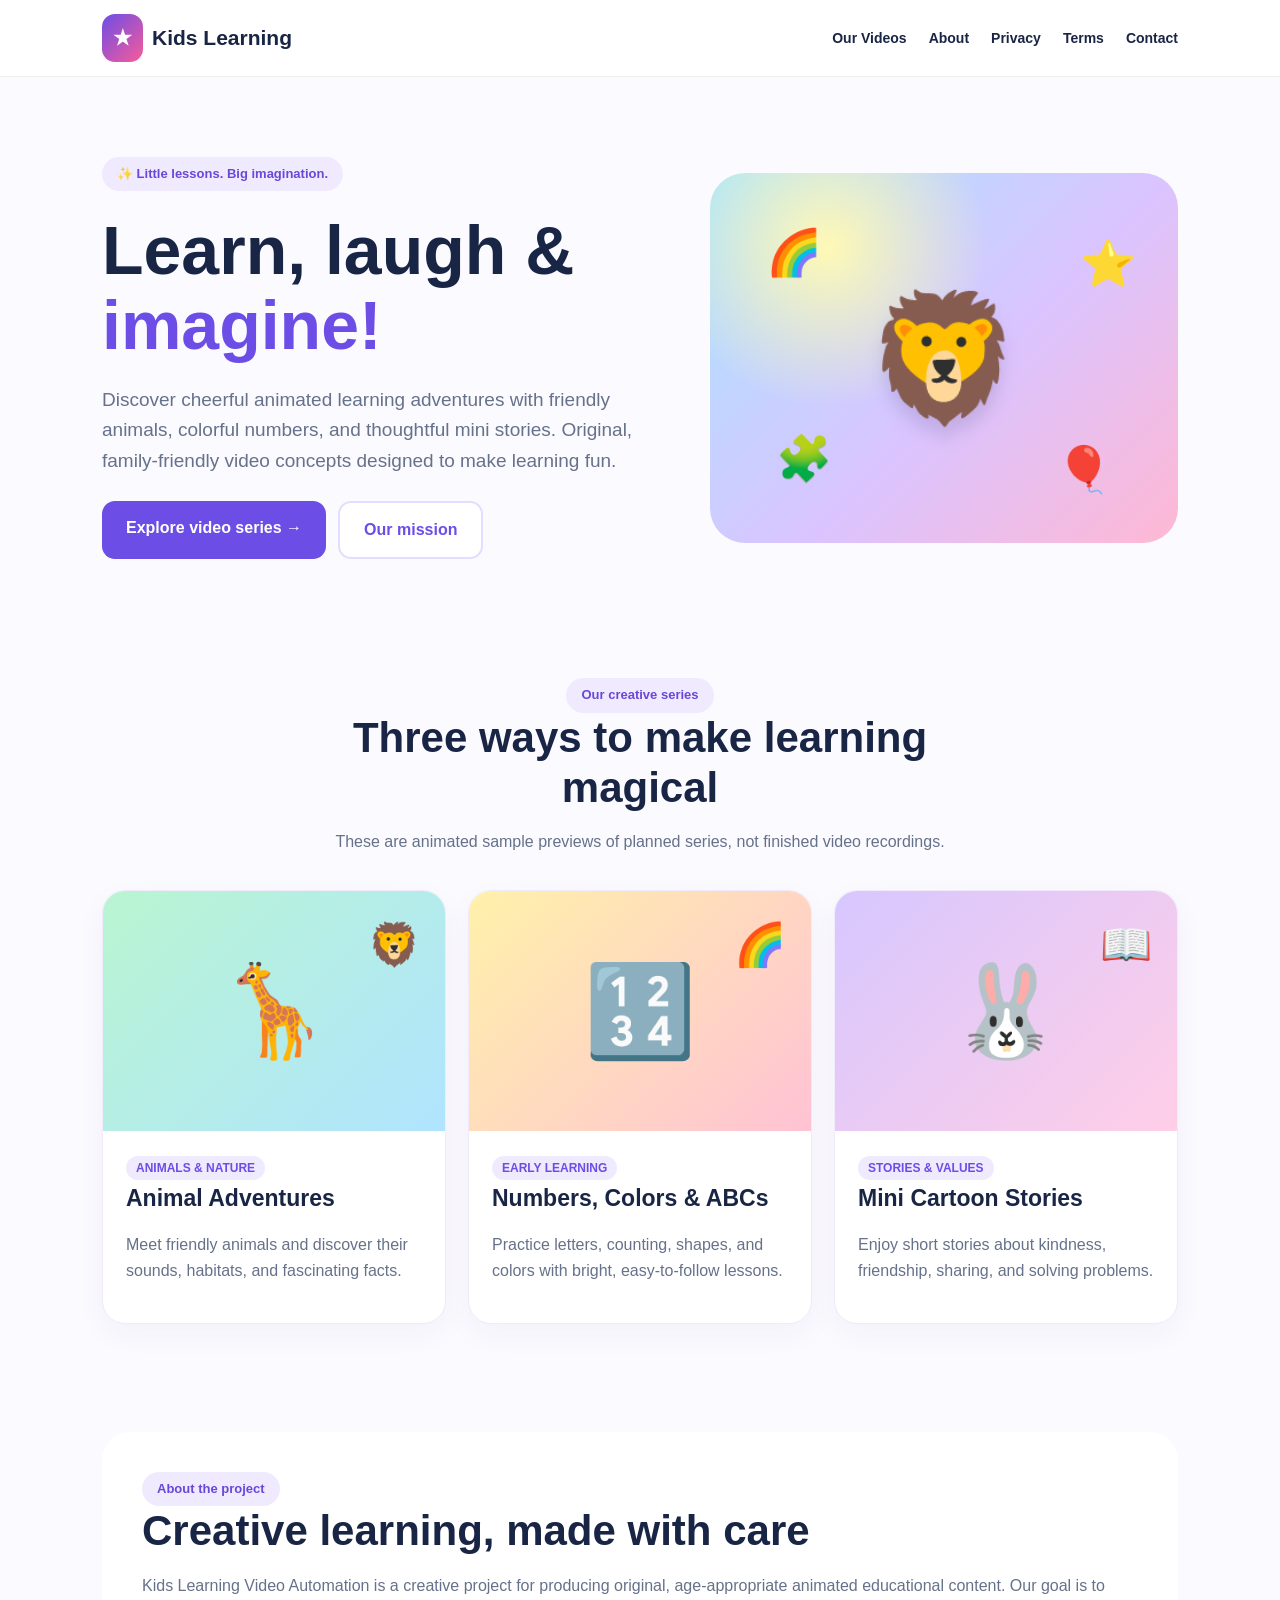
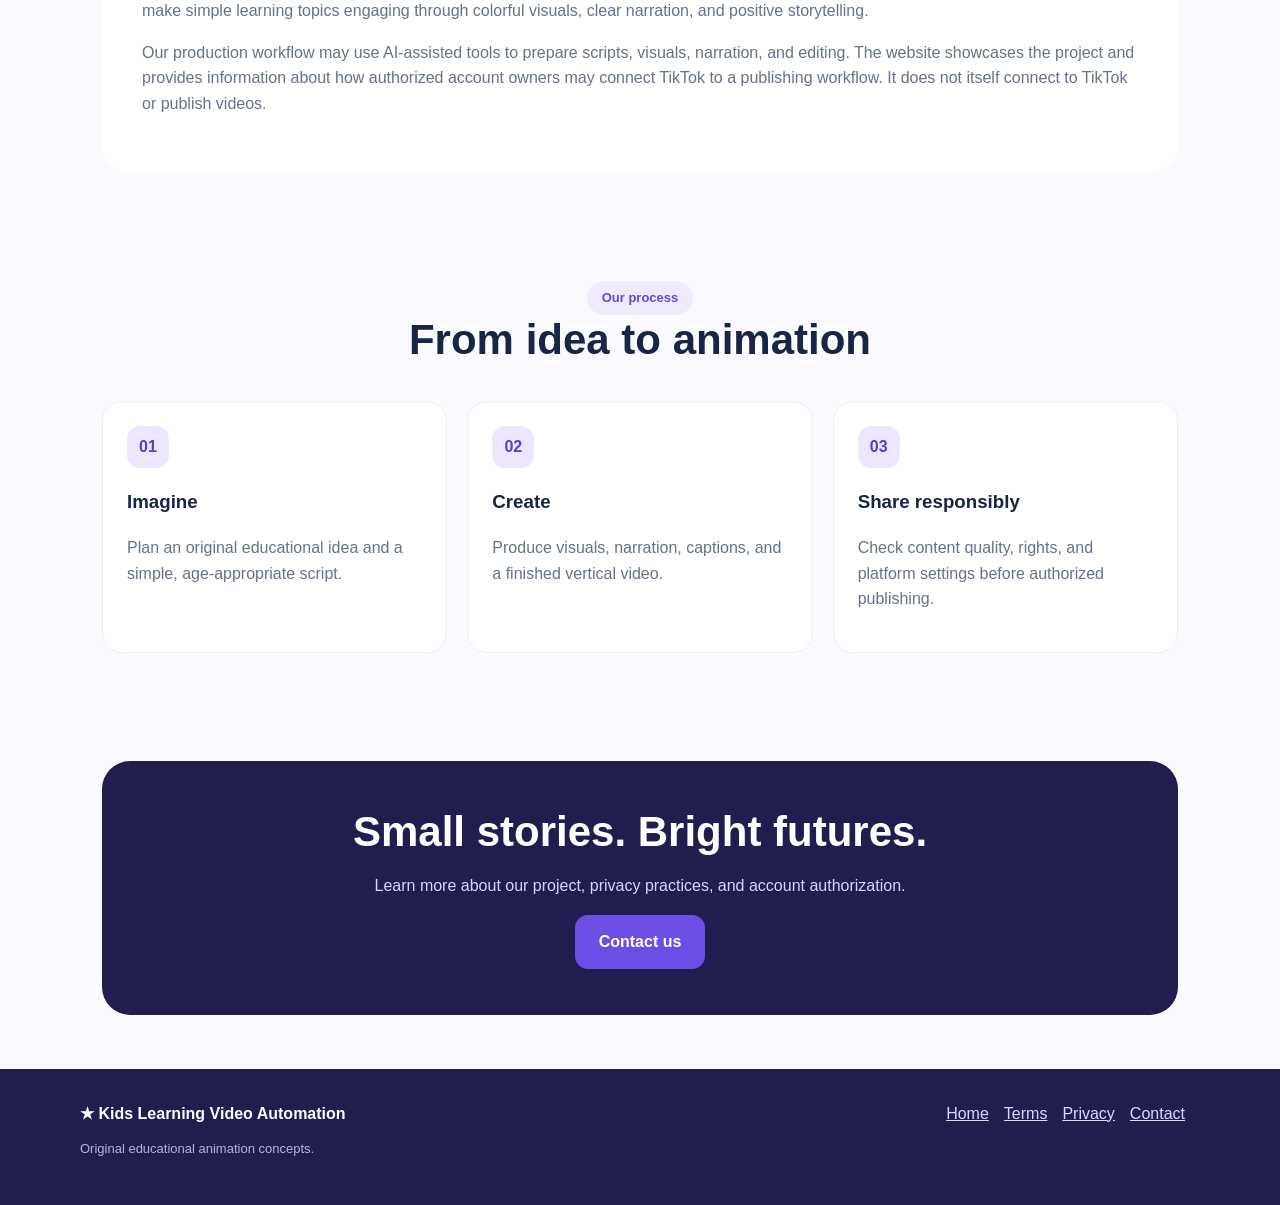
<file: index.html>
<!doctype html><html lang="en"><head><meta charset="utf-8"><meta name="viewport" content="width=device-width,initial-scale=1"><meta name="description" content="Kids Learning Video Automation creates original educational animated video concepts about animals, numbers, colors, and positive stories."><title>Kids Learning Video Automation | Learn, Laugh, Imagine</title><link rel="stylesheet" href="style.css"><link rel="icon" href="icon.svg" type="image/svg+xml"></head><body><header><nav class="nav"><a class="brand" href="index.html"><span class="mark">★</span> Kids Learning</a><div class="links"><a href="#videos">Our Videos</a><a href="#about">About</a><a href="privacy-policy.html">Privacy</a><a href="terms-of-service.html">Terms</a><a href="contact.html">Contact</a></div></nav></header><main><div class="hero"><div><span class="eyebrow">✨ Little lessons. Big imagination.</span><h1>Learn, laugh & <span>imagine!</span></h1><p class="lead">Discover cheerful animated learning adventures with friendly animals, colorful numbers, and thoughtful mini stories. Original, family-friendly video concepts designed to make learning fun.</p><div class="actions"><a class="btn" href="#videos">Explore video series →</a><a class="btn alt" href="#about">Our mission</a></div></div><div class="heroart" aria-label="Playful illustrated learning characters"><span class="float f1">🌈</span><span class="float f2">⭐</span><span class="emoji">🦁</span><span class="float f3">🧩</span><span class="float f4">🎈</span></div></div><section id="videos"><div class="sectionhead"><span class="eyebrow">Our creative series</span><h2>Three ways to make learning magical</h2><p>These are animated sample previews of planned series, not finished video recordings.</p></div><div class="grid"><article class="card"><div class="poster a" role="img" aria-label="Animated animal adventure preview"><span class="big">🦒</span><span class="small">🦁</span></div><div class="cardbody"><span class="pill">ANIMALS & NATURE</span><h3>Animal Adventures</h3><p>Meet friendly animals and discover their sounds, habitats, and fascinating facts.</p></div></article><article class="card"><div class="poster b" role="img" aria-label="Animated alphabet and numbers preview"><span class="big">🔢</span><span class="small">🌈</span></div><div class="cardbody"><span class="pill">EARLY LEARNING</span><h3>Numbers, Colors & ABCs</h3><p>Practice letters, counting, shapes, and colors with bright, easy-to-follow lessons.</p></div></article><article class="card"><div class="poster c" role="img" aria-label="Animated mini cartoon stories preview"><span class="big">🐰</span><span class="small">📖</span></div><div class="cardbody"><span class="pill">STORIES & VALUES</span><h3>Mini Cartoon Stories</h3><p>Enjoy short stories about kindness, friendship, sharing, and solving problems.</p></div></article></div></section><section id="about"><div class="about"><span class="eyebrow">About the project</span><h2>Creative learning, made with care</h2><p>Kids Learning Video Automation is a creative project for producing original, age-appropriate animated educational content. Our goal is to make simple learning topics engaging through colorful visuals, clear narration, and positive storytelling.</p><p>Our production workflow may use AI-assisted tools to prepare scripts, visuals, narration, and editing. The website showcases the project and provides information about how authorized account owners may connect TikTok to a publishing workflow. It does not itself connect to TikTok or publish videos.</p></div></section><section><div class="sectionhead"><span class="eyebrow">Our process</span><h2>From idea to animation</h2></div><div class="steps"><div class="step"><div class="number">01</div><h3>Imagine</h3><p>Plan an original educational idea and a simple, age-appropriate script.</p></div><div class="step"><div class="number">02</div><h3>Create</h3><p>Produce visuals, narration, captions, and a finished vertical video.</p></div><div class="step"><div class="number">03</div><h3>Share responsibly</h3><p>Check content quality, rights, and platform settings before authorized publishing.</p></div></div></section><section><div class="band"><h2>Small stories. Bright futures.</h2><p>Learn more about our project, privacy practices, and account authorization.</p><a class="btn" href="contact.html">Contact us</a></div></section></main><footer><div class="foot"><div><strong>★ Kids Learning Video Automation</strong><p>Original educational animation concepts.</p></div><div><a href="index.html">Home</a><a href="terms-of-service.html">Terms</a><a href="privacy-policy.html">Privacy</a><a href="contact.html">Contact</a></div></div></footer></body></html>
</file>
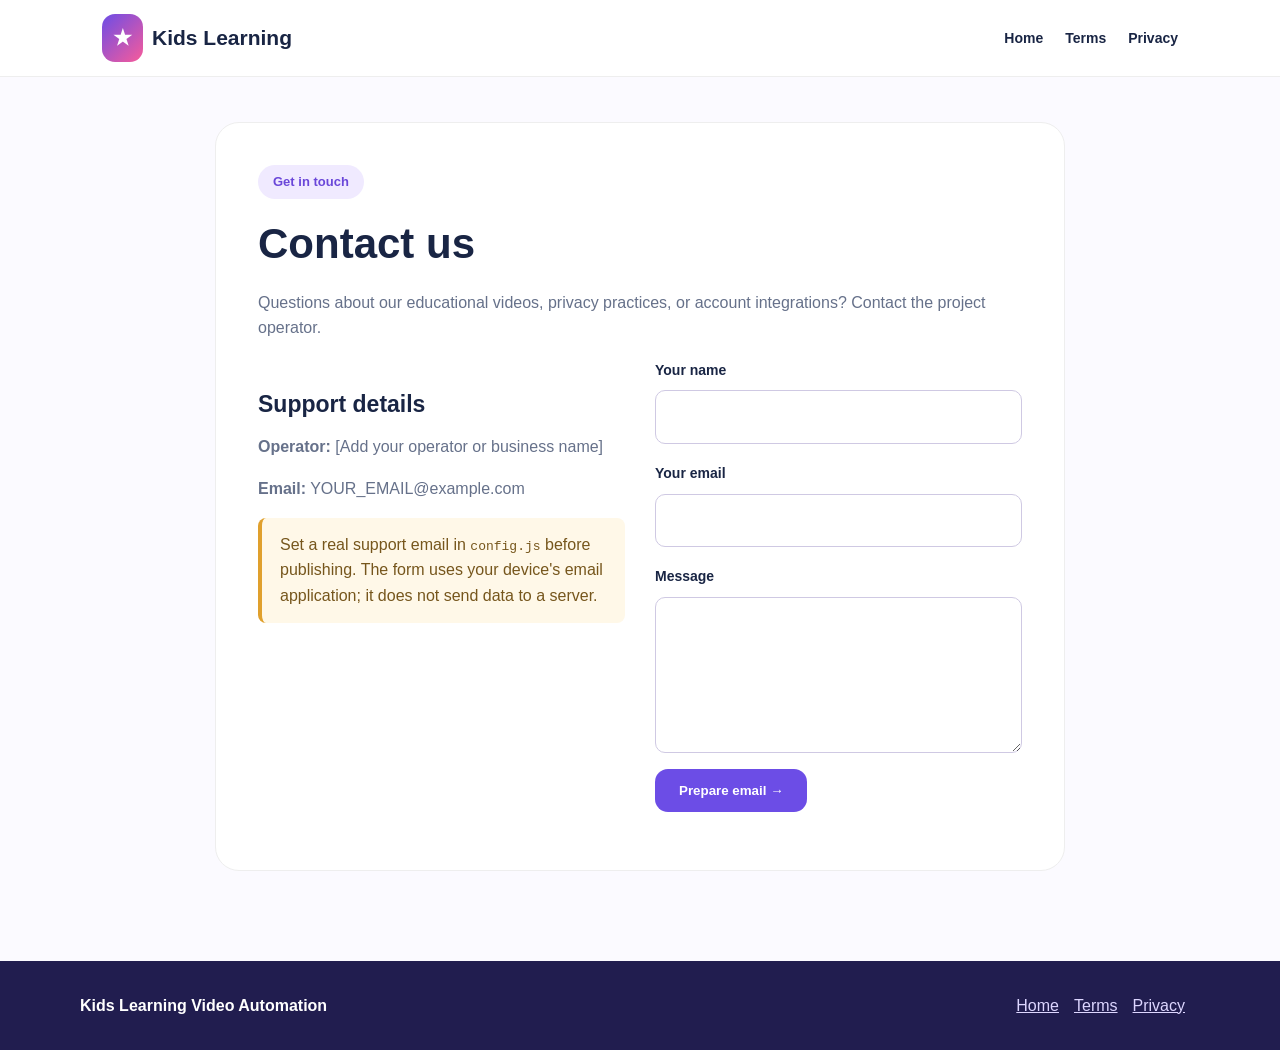
<file: contact.html>
<!doctype html><html lang="en"><head><meta charset="utf-8"><meta name="viewport" content="width=device-width,initial-scale=1"><title>Contact | Kids Learning Video Automation</title><link rel="stylesheet" href="style.css"></head><body><header><nav class="nav"><a class="brand" href="index.html"><span class="mark">★</span> Kids Learning</a><div class="links"><a href="index.html">Home</a><a href="terms-of-service.html">Terms</a><a href="privacy-policy.html">Privacy</a></div></nav></header><main><article class="legal"><span class="eyebrow">Get in touch</span><h1>Contact us</h1><p>Questions about our educational videos, privacy practices, or account integrations? Contact the project operator.</p><div class="contact"><div><h2>Support details</h2><p><strong>Operator:</strong> <span id="operator">[Add your operator or business name]</span></p><p><strong>Email:</strong> <span id="email">[Add your support email]</span></p><p class="notice">Set a real support email in <code>config.js</code> before publishing. The form uses your device's email application; it does not send data to a server.</p></div><form id="contactForm"><label for="name">Your name</label><input class="field" id="name" required maxlength="100"><label for="sender">Your email</label><input class="field" id="sender" type="email" required><label for="message">Message</label><textarea class="field" id="message" rows="5" required maxlength="3000"></textarea><button class="btn" type="submit">Prepare email →</button><p id="status" role="status"></p></form></div></article></main><footer><div class="foot"><strong>Kids Learning Video Automation</strong><div><a href="index.html">Home</a><a href="terms-of-service.html">Terms</a><a href="privacy-policy.html">Privacy</a></div></div></footer><script src="config.js"></script><script src="contact.js"></script></body></html>
</file>
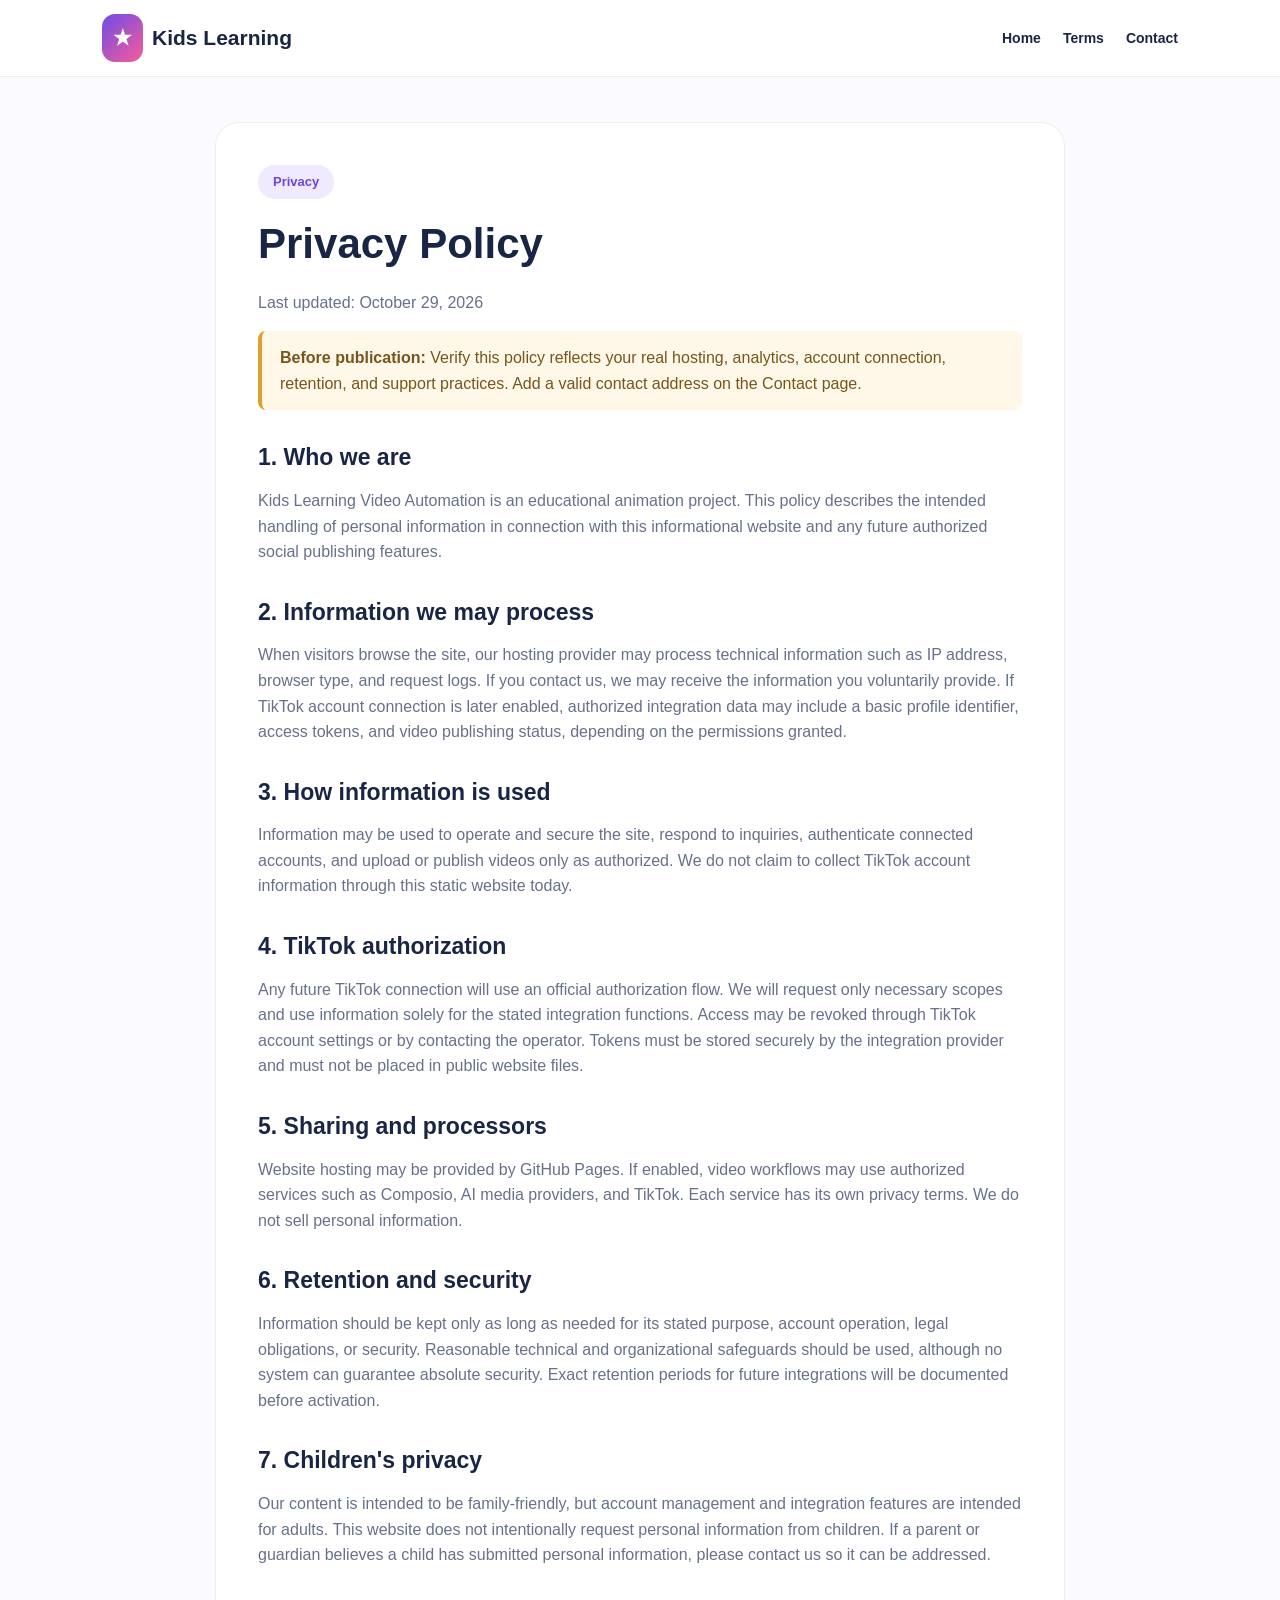
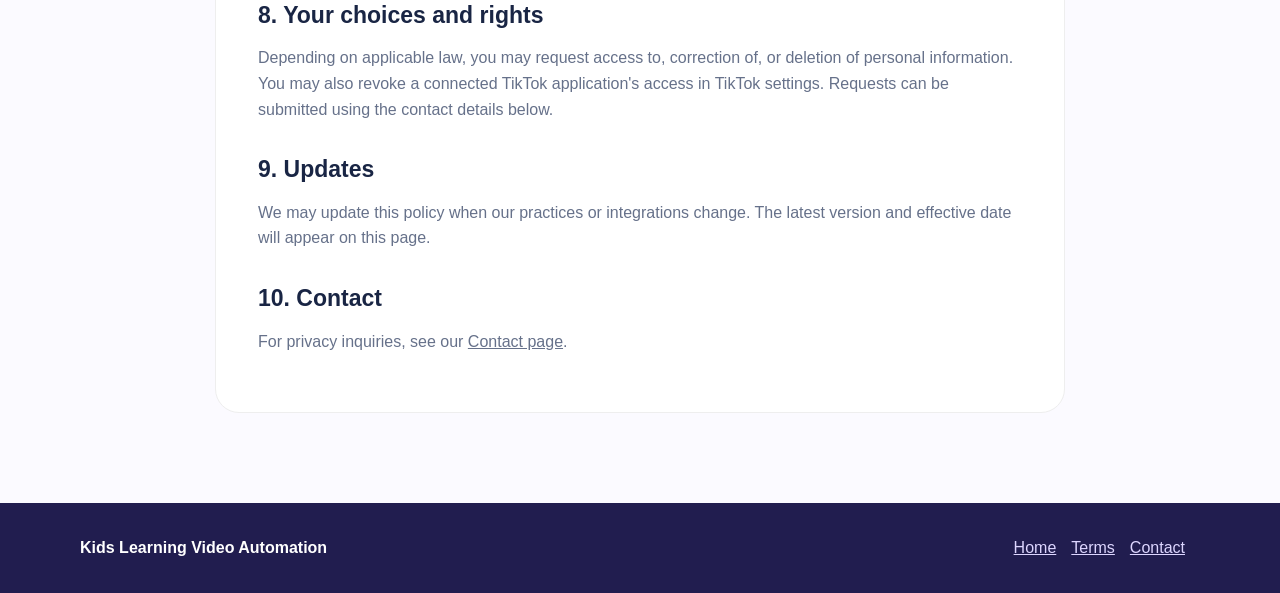
<file: privacy-policy.html>
<!doctype html><html lang="en"><head><meta charset="utf-8"><meta name="viewport" content="width=device-width,initial-scale=1"><title>Privacy Policy | Kids Learning Video Automation</title><link rel="stylesheet" href="style.css"></head><body><header><nav class="nav"><a class="brand" href="index.html"><span class="mark">★</span> Kids Learning</a><div class="links"><a href="index.html">Home</a><a href="terms-of-service.html">Terms</a><a href="contact.html">Contact</a></div></nav></header><main><article class="legal"><span class="eyebrow">Privacy</span><h1>Privacy Policy</h1><p>Last updated: October 29, 2026</p><p class="notice"><strong>Before publication:</strong> Verify this policy reflects your real hosting, analytics, account connection, retention, and support practices. Add a valid contact address on the Contact page.</p><h2>1. Who we are</h2><p>Kids Learning Video Automation is an educational animation project. This policy describes the intended handling of personal information in connection with this informational website and any future authorized social publishing features.</p><h2>2. Information we may process</h2><p>When visitors browse the site, our hosting provider may process technical information such as IP address, browser type, and request logs. If you contact us, we may receive the information you voluntarily provide. If TikTok account connection is later enabled, authorized integration data may include a basic profile identifier, access tokens, and video publishing status, depending on the permissions granted.</p><h2>3. How information is used</h2><p>Information may be used to operate and secure the site, respond to inquiries, authenticate connected accounts, and upload or publish videos only as authorized. We do not claim to collect TikTok account information through this static website today.</p><h2>4. TikTok authorization</h2><p>Any future TikTok connection will use an official authorization flow. We will request only necessary scopes and use information solely for the stated integration functions. Access may be revoked through TikTok account settings or by contacting the operator. Tokens must be stored securely by the integration provider and must not be placed in public website files.</p><h2>5. Sharing and processors</h2><p>Website hosting may be provided by GitHub Pages. If enabled, video workflows may use authorized services such as Composio, AI media providers, and TikTok. Each service has its own privacy terms. We do not sell personal information.</p><h2>6. Retention and security</h2><p>Information should be kept only as long as needed for its stated purpose, account operation, legal obligations, or security. Reasonable technical and organizational safeguards should be used, although no system can guarantee absolute security. Exact retention periods for future integrations will be documented before activation.</p><h2>7. Children's privacy</h2><p>Our content is intended to be family-friendly, but account management and integration features are intended for adults. This website does not intentionally request personal information from children. If a parent or guardian believes a child has submitted personal information, please contact us so it can be addressed.</p><h2>8. Your choices and rights</h2><p>Depending on applicable law, you may request access to, correction of, or deletion of personal information. You may also revoke a connected TikTok application's access in TikTok settings. Requests can be submitted using the contact details below.</p><h2>9. Updates</h2><p>We may update this policy when our practices or integrations change. The latest version and effective date will appear on this page.</p><h2>10. Contact</h2><p>For privacy inquiries, see our <a href="contact.html">Contact page</a>.</p></article></main><footer><div class="foot"><strong>Kids Learning Video Automation</strong><div><a href="index.html">Home</a><a href="terms-of-service.html">Terms</a><a href="contact.html">Contact</a></div></div></footer></body></html>
</file>
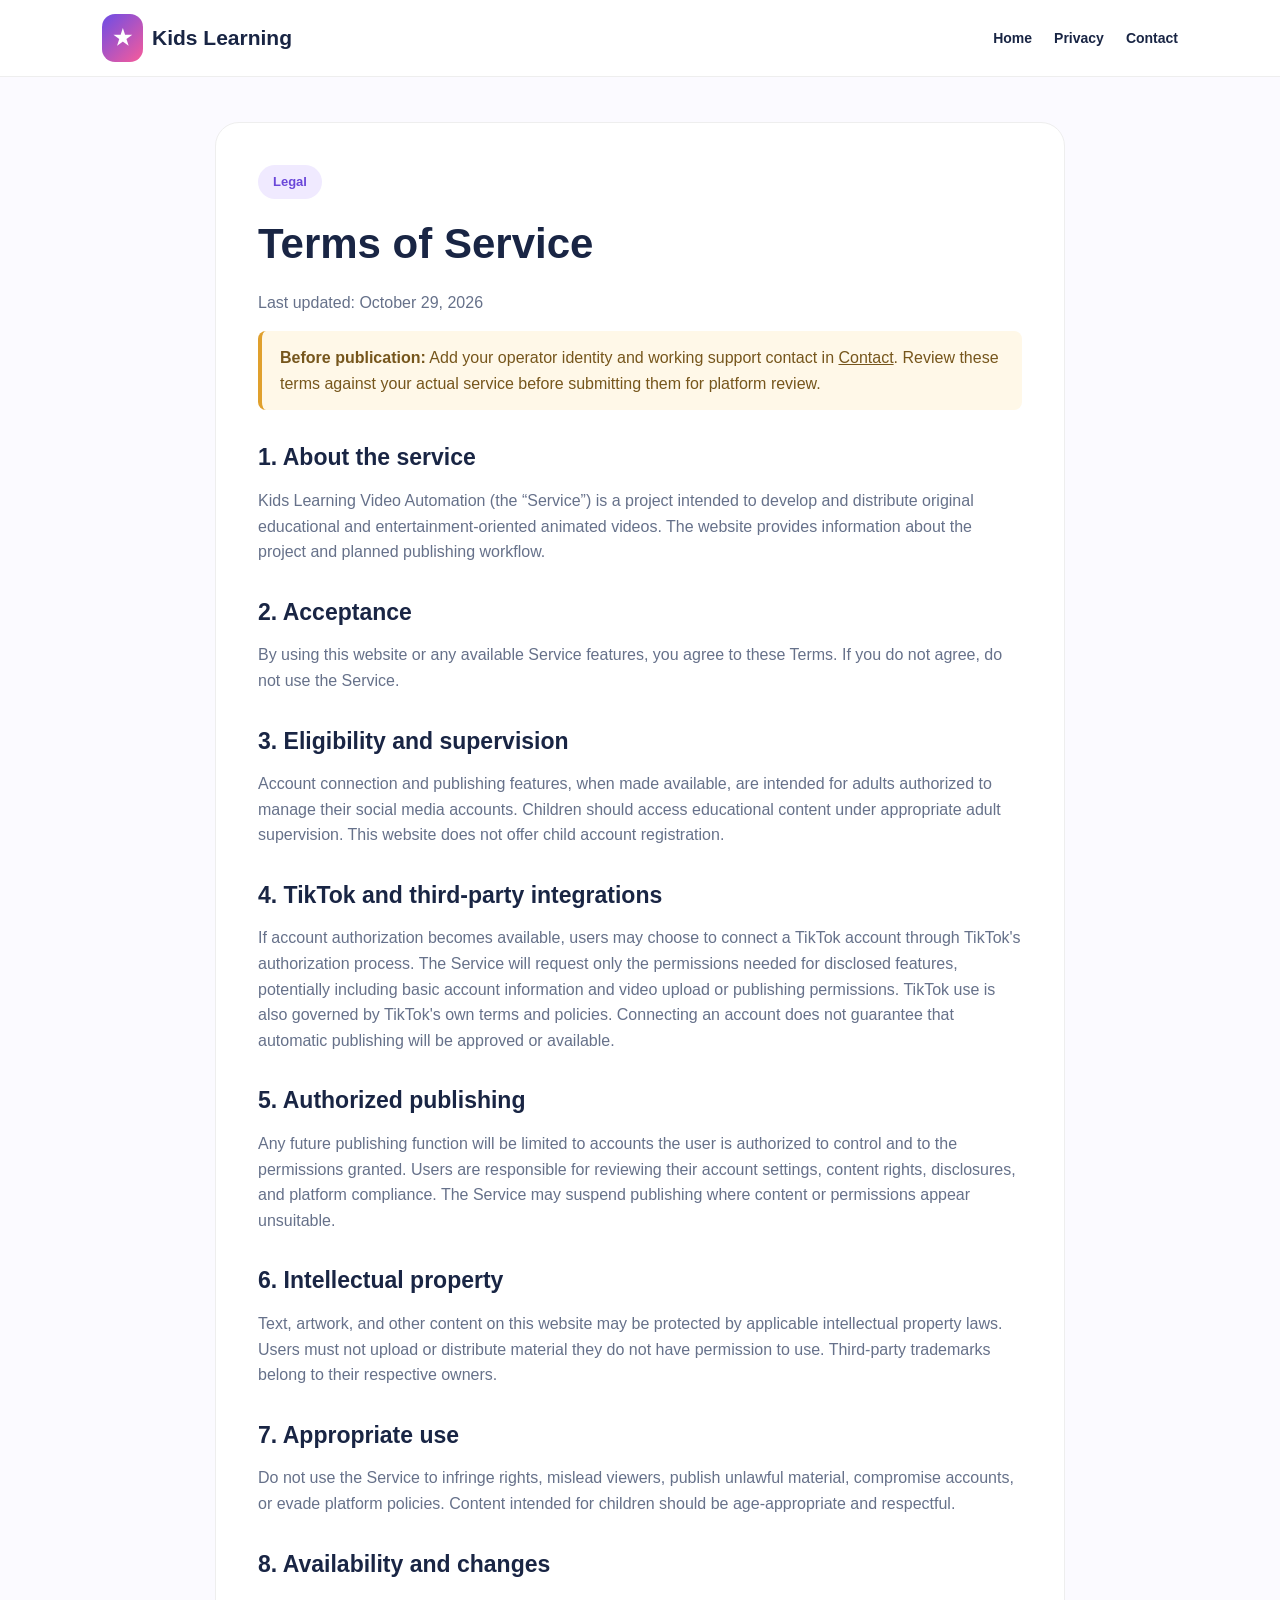
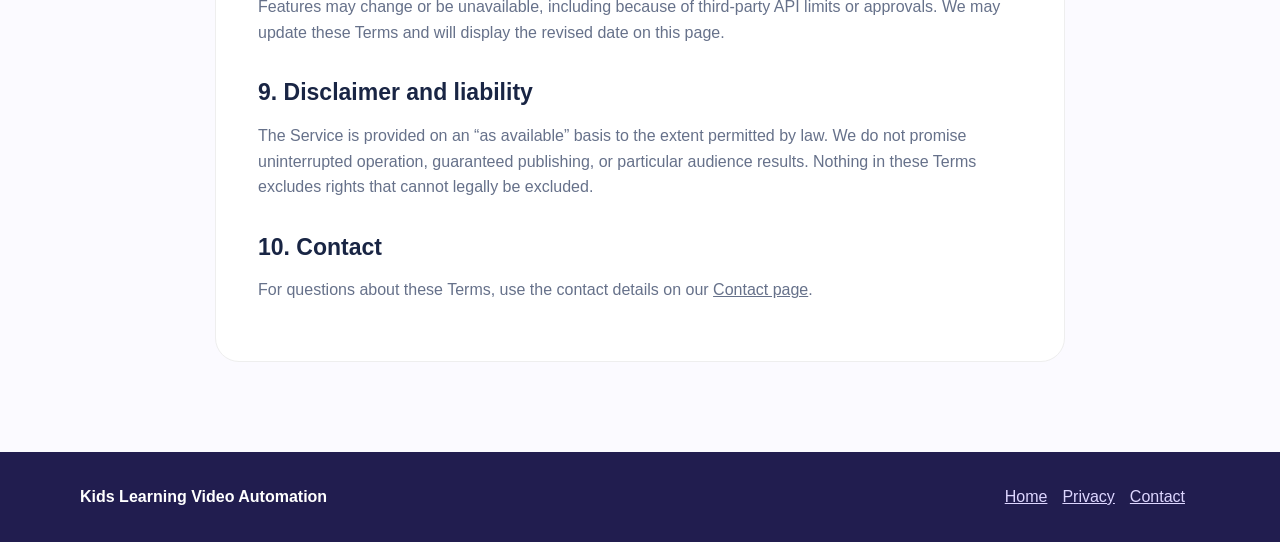
<file: terms-of-service.html>
<!doctype html><html lang="en"><head><meta charset="utf-8"><meta name="viewport" content="width=device-width,initial-scale=1"><title>Terms of Service | Kids Learning Video Automation</title><link rel="stylesheet" href="style.css"></head><body><header><nav class="nav"><a class="brand" href="index.html"><span class="mark">★</span> Kids Learning</a><div class="links"><a href="index.html">Home</a><a href="privacy-policy.html">Privacy</a><a href="contact.html">Contact</a></div></nav></header><main><article class="legal"><span class="eyebrow">Legal</span><h1>Terms of Service</h1><p>Last updated: October 29, 2026</p><p class="notice"><strong>Before publication:</strong> Add your operator identity and working support contact in <a href="contact.html">Contact</a>. Review these terms against your actual service before submitting them for platform review.</p><h2>1. About the service</h2><p>Kids Learning Video Automation (the “Service”) is a project intended to develop and distribute original educational and entertainment-oriented animated videos. The website provides information about the project and planned publishing workflow.</p><h2>2. Acceptance</h2><p>By using this website or any available Service features, you agree to these Terms. If you do not agree, do not use the Service.</p><h2>3. Eligibility and supervision</h2><p>Account connection and publishing features, when made available, are intended for adults authorized to manage their social media accounts. Children should access educational content under appropriate adult supervision. This website does not offer child account registration.</p><h2>4. TikTok and third-party integrations</h2><p>If account authorization becomes available, users may choose to connect a TikTok account through TikTok's authorization process. The Service will request only the permissions needed for disclosed features, potentially including basic account information and video upload or publishing permissions. TikTok use is also governed by TikTok's own terms and policies. Connecting an account does not guarantee that automatic publishing will be approved or available.</p><h2>5. Authorized publishing</h2><p>Any future publishing function will be limited to accounts the user is authorized to control and to the permissions granted. Users are responsible for reviewing their account settings, content rights, disclosures, and platform compliance. The Service may suspend publishing where content or permissions appear unsuitable.</p><h2>6. Intellectual property</h2><p>Text, artwork, and other content on this website may be protected by applicable intellectual property laws. Users must not upload or distribute material they do not have permission to use. Third-party trademarks belong to their respective owners.</p><h2>7. Appropriate use</h2><p>Do not use the Service to infringe rights, mislead viewers, publish unlawful material, compromise accounts, or evade platform policies. Content intended for children should be age-appropriate and respectful.</p><h2>8. Availability and changes</h2><p>Features may change or be unavailable, including because of third-party API limits or approvals. We may update these Terms and will display the revised date on this page.</p><h2>9. Disclaimer and liability</h2><p>The Service is provided on an “as available” basis to the extent permitted by law. We do not promise uninterrupted operation, guaranteed publishing, or particular audience results. Nothing in these Terms excludes rights that cannot legally be excluded.</p><h2>10. Contact</h2><p>For questions about these Terms, use the contact details on our <a href="contact.html">Contact page</a>.</p></article></main><footer><div class="foot"><strong>Kids Learning Video Automation</strong><div><a href="index.html">Home</a><a href="privacy-policy.html">Privacy</a><a href="contact.html">Contact</a></div></div></footer></body></html>
</file>
<file: style.css>
:root{--ink:#192544;--muted:#66718a;--purple:#6c4de6;--pink:#f85b9a;--yellow:#ffce62;--bg:#fbfaff}*{box-sizing:border-box}body{margin:0;font-family:Arial,Helvetica,sans-serif;color:var(--ink);background:var(--bg);line-height:1.6}a{color:inherit}header{background:#fff;border-bottom:1px solid #eee;position:sticky;top:0;z-index:4}.nav{max-width:1120px;margin:auto;padding:14px 22px;display:flex;align-items:center;justify-content:space-between;gap:15px}.brand{font-weight:900;font-size:21px;text-decoration:none;display:flex;align-items:center;gap:9px}.mark{background:linear-gradient(135deg,#6c4de6,#f85b9a);border-radius:13px;padding:7px 11px;color:white}.links{display:flex;gap:22px;font-size:14px;font-weight:700}.links a{text-decoration:none}.links a:hover{color:var(--purple)}main{max-width:1120px;margin:auto;padding:0 22px}.hero{display:grid;grid-template-columns:1.1fr .9fr;gap:36px;align-items:center;padding:80px 0 65px}.eyebrow{display:inline-block;border-radius:100px;background:#f0eaff;color:#6a47d9;font-size:13px;font-weight:800;padding:7px 15px}h1{font-size:clamp(38px,5.5vw,68px);line-height:1.1;margin:22px 0}h1 span{color:var(--purple)}h2{font-size:clamp(28px,3.6vw,42px);line-height:1.2;margin:0 0 16px}p{color:var(--muted)}.lead{font-size:19px;max-width:560px}.btn{display:inline-block;background:var(--purple);color:white;border:0;border-radius:13px;padding:14px 24px;font-weight:800;text-decoration:none;cursor:pointer}.btn.alt{background:white;color:var(--purple);border:2px solid #e4ddff}.actions{display:flex;gap:12px;flex-wrap:wrap;margin-top:25px}.heroart{min-height:370px;border-radius:35px;background:radial-gradient(circle at 25% 20%,#fff9b5,transparent 35%),linear-gradient(135deg,#a8e6ff,#dac4ff 55%,#ffb8d4);display:grid;place-items:center;position:relative;overflow:hidden}.heroart .emoji{font-size:125px;filter:drop-shadow(0 14px 8px #645b8d33);animation:bob 4s ease-in-out infinite}.float{position:absolute;font-size:45px}.f1{top:12%;left:12%}.f2{right:9%;top:15%}.f3{left:14%;bottom:13%}.f4{right:14%;bottom:10%}@keyframes bob{50%{transform:translateY(-15px) rotate(3deg)}}section{padding:54px 0}.sectionhead{text-align:center;max-width:650px;margin:0 auto 35px}.grid{display:grid;grid-template-columns:repeat(3,1fr);gap:22px}.card{background:#fff;border:1px solid #f0eafa;border-radius:23px;overflow:hidden;box-shadow:0 10px 30px #45367b0b}.poster{height:240px;display:grid;place-items:center;position:relative;overflow:hidden}.poster .big{font-size:90px;animation:bob 4s ease-in-out infinite}.poster .small{position:absolute;font-size:42px;top:20px;right:25px}.poster.a{background:linear-gradient(135deg,#b9f5d1,#b0e4ff)}.poster.b{background:linear-gradient(135deg,#fff1aa,#ffc2d4)}.poster.c{background:linear-gradient(135deg,#d7c7ff,#ffcee7)}.cardbody{padding:23px}.card h3{margin:0 0 7px;font-size:23px}.pill{font-size:12px;font-weight:800;color:#6c4de6;background:#f0eaff;padding:5px 10px;border-radius:30px}.steps{display:grid;grid-template-columns:repeat(3,1fr);gap:20px}.step{background:white;padding:24px;border-radius:20px;border:1px solid #eee}.number{width:42px;height:42px;display:grid;place-items:center;background:#ece6ff;color:#5b3cce;border-radius:13px;font-weight:900}.band{border-radius:28px;background:#211d4f;color:white;padding:46px;text-align:center}.band p{color:#d9d3ff}.about{background:#fff;border-radius:28px;padding:40px}.legal{max-width:850px;margin:45px auto 90px;background:white;border-radius:24px;padding:42px;border:1px solid #eee}.legal h1{font-size:42px}.legal h2{font-size:23px;margin-top:34px}.legal li{margin-bottom:8px}.notice{border-left:4px solid #e0a02d;background:#fff8e8;padding:14px 18px;border-radius:8px;color:#76561c}.contact{display:grid;grid-template-columns:1fr 1fr;gap:30px}.field{display:block;width:100%;padding:13px;margin:8px 0 16px;border:1px solid #cfc9e3;border-radius:10px;font:inherit}label{font-weight:700;font-size:14px}footer{background:#211d4f;color:white;padding:32px 22px}footer .foot{max-width:1120px;margin:auto;display:flex;justify-content:space-between;gap:15px;flex-wrap:wrap}footer a{color:#ddd6ff;margin-right:15px}footer p{color:#b9b3dc;font-size:13px}@media(max-width:760px){.hero{grid-template-columns:1fr;padding:45px 0}.heroart{min-height:280px}.grid,.steps,.contact{grid-template-columns:1fr}.links{gap:11px;font-size:12px;flex-wrap:wrap;justify-content:flex-end}.brand{font-size:16px}.nav{align-items:flex-start}.legal{padding:23px;margin:22px auto}.band{padding:25px}.about{padding:24px}}
</file>
